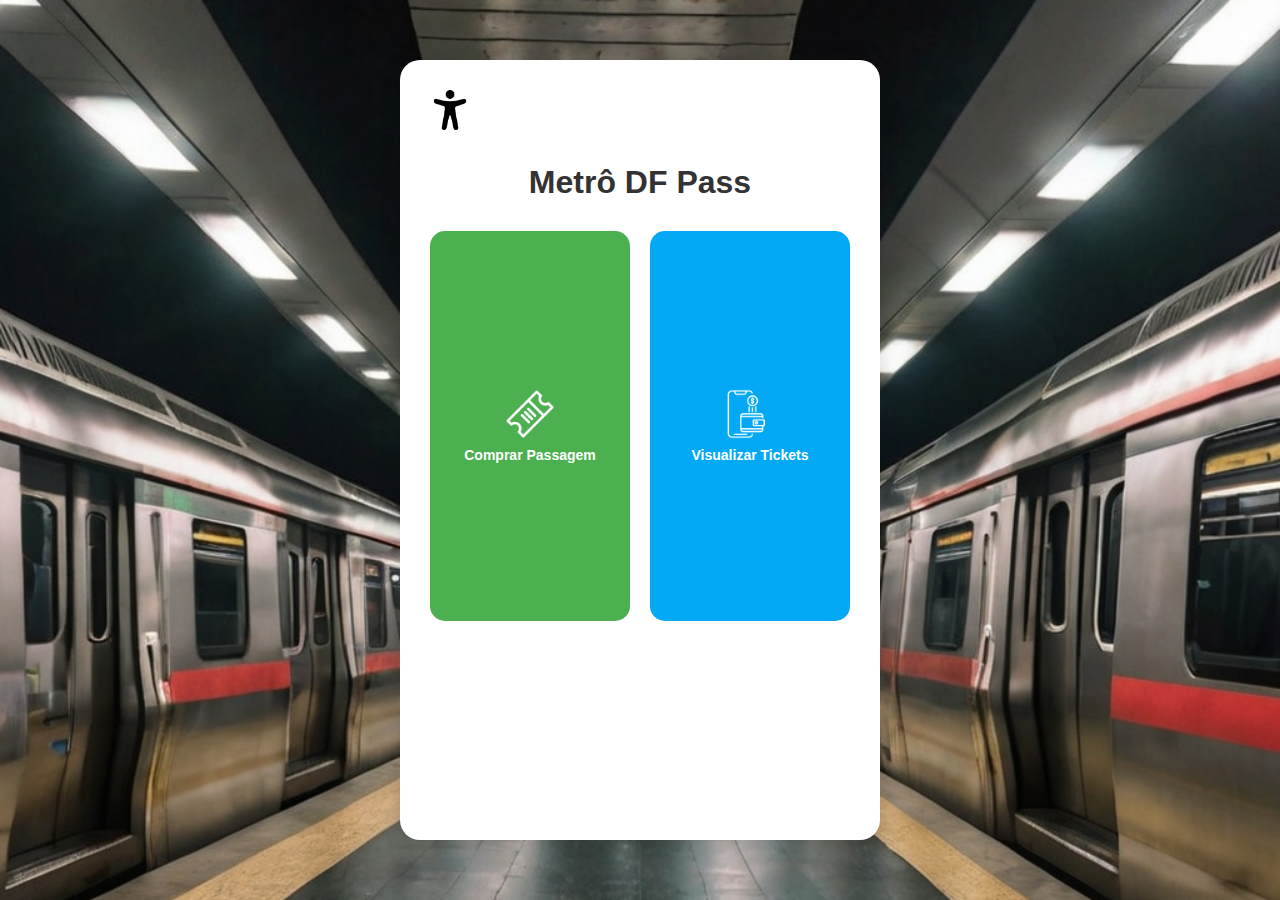
<file: index.html>
<!DOCTYPE html>
<html lang="pt-br">
<head>
  <meta charset="UTF-8">
  <title>Totem de Autoatendimento</title>
  <link rel="stylesheet" href="style.css">
</head>

<body>
  <div class="totem">
    <div style="display: flex; justify-content: flex-start; align-items: center; width: 100%;">
      <button id="btn-acessibilidade" aria-label="Abrir opções de acessibilidade" style="background: none; border: none; padding: 0; margin-bottom: 10px; cursor: pointer;">
        <img src="img/acessibilidade.png" alt="Acessibilidade" style="width: 40px; height: 40px;" />
      </button>
    </div>
    <div id="menu-acessibilidade" style="display: none; position: absolute; left: 50%; transform: translateX(-50%); background: #fff; border: 1px solid #ccc; border-radius: 10px; box-shadow: 0 2px 8px rgba(0,0,0,0.15); padding: 10px; z-index: 1000;">
      <button onclick="alternarContraste()" style="display: block; width: 100%; margin-bottom: 5px;">Alto Contraste</button>
      <button onclick="aumentarFonte()" style="display: block; width: 100%; margin-bottom: 5px;">Aumentar Fonte</button>
      <button onclick="diminuirFonte()" style="display: block; width: 100%; margin-bottom: 5px;">Diminuir Fonte</button>
      <button onclick="alternarLeitura()" style="display: block; width: 100%;">Modo Leitura</button>
    </div>
    <h1>Metrô DF Pass</h1>
    <div class="menu-grid">
      <div class="menu-item1" onclick="comprarPassagem()">
        <img src="img/comprar.png" alt="Comprar Passagem">
        <span>Comprar Passagem</span>
      </div>
      <div class="menu-item2" onclick="visualizarTickets()">
        <img src="img/ticket.png" alt="Visualizar Tickets">
        <span>Visualizar Tickets</span>
      </div>
    </div>

    <div id="form-compra" class="formulario" style="display: none;">
      <h2>Metrô DF Pass</h2>
      <form onsubmit="return confirmarCompra()">
        <label for="quantidade">Quantidade de Tickets:</label>
        <input type="text" id="quantidade" placeholder="Quantidade" min="1" required oninput="atualizarValorTotal()" onfocus="mostrarTeclado(this)" readonly>
        <div id="valor-total" style="margin-bottom: 10px; font-weight: bold; color: #333;">Valor total: R$ 5,50</div>
        <button type="submit" id="btn-comprar" disabled>Confirmar</button>
      </form>
    </div>

    <div id="visualizar-tickets" class="formulario" style="display: none;">
      <h2>Consulta de Tickets</h2>
      <form onsubmit="return consultarTickets()">
        <label for="cpf">CPF:</label>
        <input type="text" id="cpf" placeholder="XXX.XXX.XXX-XX" maxlength="14" required oninput="formatarCPF(this)" onfocus="mostrarTeclado(this)" readonly>
        <button type="submit">Consultar</button>
      </form>
      <div id="resultado-consulta" style="display: none;">
        <h3>Seus Tickets</h3>
        <ul id="lista-tickets"></ul>
      </div>
    </div>
  </div>

  <!-- Teclado Numérico Virtual -->
  <div id="teclado-numerico" style="display:none; position:fixed; left:50%; bottom:10px; transform:translateX(-50%); background:#fff; border-radius:18px; box-shadow:0 4px 16px rgba(0,0,0,0.18); padding:18px 18px 10px 18px; z-index:2000;">
    <div style="display:grid; grid-template-columns:repeat(3,60px); gap:10px; justify-items:center;">
      <button type="button" class="tecla-num" onclick="teclaNum('1')">1</button>
      <button type="button" class="tecla-num" onclick="teclaNum('2')">2</button>
      <button type="button" class="tecla-num" onclick="teclaNum('3')">3</button>
      <button type="button" class="tecla-num" onclick="teclaNum('4')">4</button>
      <button type="button" class="tecla-num" onclick="teclaNum('5')">5</button>
      <button type="button" class="tecla-num" onclick="teclaNum('6')">6</button>
      <button type="button" class="tecla-num" onclick="teclaNum('7')">7</button>
      <button type="button" class="tecla-num" onclick="teclaNum('8')">8</button>
      <button type="button" class="tecla-num" onclick="teclaNum('9')">9</button>
      <button type="button" class="tecla-num" onclick="teclaBack()" style="font-size:18px;">⌫</button>
      <button type="button" class="tecla-num" onclick="teclaNum('0')">0</button>
      <button type="button" class="tecla-num" onclick="fecharTeclado()" style="font-size:18px;">Fechar</button>;
    </div>
  </div>

  <script>
    // Acessibilidade
    let contrasteAtivo = false;
    let leituraAtiva = false;
    let tamanhoFonte = 16;
    const body = document.body;
    const menuAcess = document.getElementById('menu-acessibilidade');
    const btnAcess = document.getElementById('btn-acessibilidade');

    btnAcess.onclick = function(e) {
      e.stopPropagation();
      menuAcess.style.display = menuAcess.style.display === 'none' ? 'block' : 'none';
    };
    document.addEventListener('click', function(e) {
      if (menuAcess.style.display === 'block' && !btnAcess.contains(e.target)) {
        menuAcess.style.display = 'none';
      }
    });

    function alternarContraste() {
      contrasteAtivo = !contrasteAtivo;
      if (contrasteAtivo) {
        body.classList.add('alto-contraste');
      } else {
        body.classList.remove('alto-contraste');
      }
    }

    function aumentarFonte() {
      tamanhoFonte += 2;
      body.style.fontSize = tamanhoFonte + 'px';
    }

    function diminuirFonte() {
      if (tamanhoFonte > 10) {
        tamanhoFonte -= 2;
        body.style.fontSize = tamanhoFonte + 'px';
      }
    }

    function alternarLeitura() {
      leituraAtiva = !leituraAtiva;
      if (leituraAtiva) {
        body.classList.add('modo-leitura');
      } else {
        body.classList.remove('modo-leitura');
      }
    }

    function comprarPassagem() {
      document.getElementById('form-compra').style.display = 'block';
      document.getElementById('visualizar-tickets').style.display = 'none';
    }

    function visualizarTickets() {
      document.getElementById('form-compra').style.display = 'none';
      document.getElementById('visualizar-tickets').style.display = 'block';
      document.getElementById('resultado-consulta').style.display = 'none';
      document.getElementById('cpf').value = '';
    }

    function consultarTickets() {
      const cpf = document.getElementById('cpf').value;
      const cpfCadastrado = '222.222.222-22';
      
      if (cpf === cpfCadastrado) {
        const tickets = parseInt(localStorage.getItem('meusTickets')) || 0;
        document.getElementById('lista-tickets').innerHTML =
          `<li>Você possui <strong>${tickets}</strong> ticket(s) disponível(is) na sua conta.</li>`;
        document.getElementById('resultado-consulta').style.display = 'block';
      } else {
        alert('CPF não encontrado. Verifique o número informado.');
      }
      return false;
    }

    function atualizarValorTotal() {
      const qtd = parseInt(document.getElementById('quantidade').value) || 0;
      const valor = 5.5;
      const total = qtd * valor;
      document.getElementById('valor-total').textContent = `Valor total: R$ ${total.toLocaleString('pt-BR', {minimumFractionDigits: 2, maximumFractionDigits: 2})}`;
      document.getElementById('btn-comprar').disabled = qtd < 1;
    }

    function confirmarCompra() {
      const qtd = parseInt(document.getElementById('quantidade').value);
      let tickets = parseInt(localStorage.getItem('meusTickets')) || 0;
      tickets += qtd;
      localStorage.setItem('meusTickets', tickets);
      // Salva valor da compra para uso no Pix
      const valor = qtd * 5.5;
      localStorage.setItem('valorUltimaCompra', valor);
      // Redireciona para a página de pagamento
      window.location.href = 'pagamento.html';
      return false;
    }

    function formatarCPF(input) {
      let valor = input.value.replace(/\D/g, ''); // Remove tudo que não é dígito
      valor = valor.replace(/(\d{3})(\d)/, '$1.$2'); // Coloca ponto depois do 3º dígito
      valor = valor.replace(/(\d{3})(\d)/, '$1.$2'); // Coloca ponto depois do 6º dígito
      valor = valor.replace(/(\d{3})(\d{1,2})$/, '$1-$2'); // Coloca hífen antes dos últimos 2 dígitos
      input.value = valor;
    }

    // Teclado numérico virtual
    let campoAtivo = null;
    function mostrarTeclado(input) {
      campoAtivo = input;
      document.getElementById('teclado-numerico').style.display = 'block';
    }
    function teclaNum(num) {
      if (!campoAtivo) return;
      if (campoAtivo.id === 'cpf') {
        // Só permite até 11 dígitos numéricos
        let valor = campoAtivo.value.replace(/\D/g, '');
        if (valor.length >= 11) return;
        campoAtivo.value += num;
        formatarCPF(campoAtivo);
      } else if (campoAtivo.id === 'quantidade') {
        // Só permite até 3 dígitos
        let valor = campoAtivo.value.replace(/\D/g, '');
        if (valor.length >= 3) return;
        campoAtivo.value += num;
        atualizarValorTotal();
      }
      campoAtivo.focus();
    }
    function teclaBack() {
      if (!campoAtivo) return;
      if (campoAtivo.id === 'cpf') {
        let valor = campoAtivo.value.replace(/\D/g, '');
        valor = valor.slice(0, -1);
        campoAtivo.value = valor;
        formatarCPF(campoAtivo);
      } else if (campoAtivo.id === 'quantidade') {
        let valor = campoAtivo.value.replace(/\D/g, '');
        valor = valor.slice(0, -1);
        campoAtivo.value = valor;
        atualizarValorTotal();
      }
      campoAtivo.focus();
    }
    function fecharTeclado() {
      document.getElementById('teclado-numerico').style.display = 'none';
      campoAtivo = null;
    }
    // Fecha teclado ao clicar fora
    document.addEventListener('mousedown', function(e) {
      const teclado = document.getElementById('teclado-numerico');
      if (teclado.style.display === 'block' && !teclado.contains(e.target) && campoAtivo && e.target !== campoAtivo) {
        fecharTeclado();
      }
    });

    // Inicializa valor total e estado do botão ao carregar a página
    window.onload = function() {
      if (typeof preencherSelects === 'function') preencherSelects();
      atualizarValorTotal();
    }
  </script>
</body>
</html>
</file>
<file: style.css>
body {
  margin: 0;
  font-family: "Segoe UI", sans-serif;
  background-image: url('img/background.jpg');
  background-size: cover;
  background-position: center;
  background-repeat: no-repeat;
  background-attachment: fixed;
  display: flex;
  justify-content: center;
  align-items: center;
  height: 100vh;
}

.totem {
  background: #fff;
  padding: 30px;
  border-radius: 20px;
  box-shadow: 0 0 20px rgba(0,0,0,0.15);
  width: 420px;
  height: 80vh;
  text-align: center;
  display: flex;
  flex-direction: column;
  justify-content: start;
  overflow-y: auto;
}

h1 {
  margin-bottom: 30px;
  color: #333;
}

.menu-grid {
  display: grid;
  grid-template-columns: 1fr 1fr;
  grid-template-rows: 1fr;
  gap: 20px;
  height: 360px;
  align-items: stretch;
}

.menu-item1, .menu-item2 {
  height: 100%;
  min-height: 170px;
  display: flex;
  flex-direction: column;
  align-items: center;
  justify-content: center;
}

.menu-item1 {
  background: #4CAF50;
  border-radius: 15px;
  padding: 15px;
  cursor: pointer;
  transition: all 0.3s ease;
  text-align: center;
  overflow: hidden;
}

.menu-item2 {
  background: #03A9F4;
  border-radius: 15px;
  padding: 15px;
  cursor: pointer;
  transition: all 0.3s ease;
  text-align: center;
  overflow: hidden;
}

.menu-item3 {
  background: #FF9800;
  border-radius: 15px;
  padding: 15px;
  cursor: pointer;
  transition: all 0.3s ease;
  display: flex;
  flex-direction: column;
  align-items: center;
  justify-content: center;
  height: 170px;
  text-align: center;
  overflow: hidden;
}

.menu-item4 {
  background: #F44336;
  border-radius: 15px;
  padding: 15px;
  cursor: pointer;
  transition: all 0.3s ease;
  display: flex;
  flex-direction: column;
  align-items: center;
  justify-content: center;
  height: 170px;
  text-align: center;
  overflow: hidden;
}

.menu-item1:hover, .menu-item2:hover, .menu-item3:hover, .menu-item4:hover {
  background: #d9eaff;
  transform: scale(1.05);
}

.menu-item1 img,.menu-item2 img, .menu-item3 img , .menu-item4 img {
  width: 50px;
  height: 50px;
  margin-bottom: 8px;
  filter: brightness(0) invert(1);
}

.menu-item1 span, .menu-item2 span, .menu-item3 span, .menu-item4 span {
  font-weight: bold;
  font-size: 14px;
  color: #fff;
  line-height: 1.2;
  word-wrap: break-word;
}

.formulario {
  margin-top: 30px;
  text-align: left;
}

.formulario label {
  font-weight: bold;
  margin-top: 10px;
  display: block;
}

.formulario input,
.formulario select {
  width: 100%;
  padding: 10px;
  margin-bottom: 12px;
  border: 1px solid #ccc;
  border-radius: 8px;
  font-size: 16px;
}

.formulario button {
  width: 100%;
  padding: 12px;
  background-color: #007bff;
  color: #fff;
  border: none;
  border-radius: 8px;
  font-size: 16px;
  cursor: pointer;
}

/* Alto Contraste */
.alto-contraste {
  background: #000 !important;
  color: #fff !important;
}
.alto-contraste .totem {
  background: #000 !important;
  color: #fff !important;
  border: 2px solid #fff !important;
}
.alto-contraste .menu-item1, .alto-contraste .menu-item2 {
  background: #222 !important;
  color: #fff !important;
}
.alto-contraste button, .alto-contraste input, .alto-contraste select {
  background: #111 !important;
  color: #fff !important;
  border: 1px solid #fff !important;
}

/* Modo Leitura */
.modo-leitura {
  background: #f5ecd7 !important;
  color: #222 !important;
}
.modo-leitura .totem {
  background: #fffbe6 !important;
  color: #222 !important;
}
.modo-leitura .menu-item1, .modo-leitura .menu-item2 {
  background: #f5ecd7 !important;
  color: #222 !important;
}
.modo-leitura button, .modo-leitura input, .modo-leitura select {
  background: #fff !important;
  color: #222 !important;
  border: 1px solid #222 !important;
}

/* Menu de Acessibilidade */
#menu-acessibilidade {
  min-width: 180px;
  background: #f9f9f9;
  border: 1.5px solid #007bff;
  border-radius: 12px;
  box-shadow: 0 4px 16px rgba(0,0,0,0.12);
  padding: 12px 10px 10px 10px;
  margin-top: 5px;
  animation: fadeInAcess 0.2s;
}

#menu-acessibilidade button {
  background: #007bff;
  color: #fff;
  border: none;
  border-radius: 8px;
  font-size: 15px;
  font-weight: 500;
  padding: 8px 0;
  margin-bottom: 7px;
  transition: background 0.2s, color 0.2s, transform 0.2s;
  box-shadow: 0 1px 4px rgba(0,0,0,0.07);
  cursor: pointer;
}
#menu-acessibilidade button:last-child {
  margin-bottom: 0;
}
#menu-acessibilidade button:hover, #menu-acessibilidade button:focus {
  background: #0056b3;
  color: #fff;
  transform: scale(1.04);
  outline: none;
}

@keyframes fadeInAcess {
  from { opacity: 0; transform: translateY(-10px); }
  to { opacity: 1; transform: translateY(0); }
}

.alto-contraste #menu-acessibilidade {
  background: #111 !important;
  border: 2px solid #fff !important;
}
.alto-contraste #menu-acessibilidade button {
  background: #222 !important;
  color: #fff !important;
  border: 1px solid #fff !important;
}
.alto-contraste #menu-acessibilidade button:hover, .alto-contraste #menu-acessibilidade button:focus {
  background: #444 !important;
  color: #fff !important;
}

/* Teclado Numérico Virtual */
#teclado-numerico {
  box-shadow: 0 4px 16px rgba(0,0,0,0.18);
  background: #fff;
  border-radius: 18px;
  padding: 18px 18px 10px 18px;
  z-index: 2000;
}
.tecla-num {
  width: 60px;
  height: 48px;
  font-size: 22px;
  background: #007bff;
  color: #fff;
  border: none;
  border-radius: 10px;
  margin: 0;
  box-shadow: 0 1px 4px rgba(0,0,0,0.07);
  transition: background 0.2s, transform 0.2s;
  cursor: pointer;
  display: flex;
  align-items: center;
  justify-content: center;
  text-align: center;
}
.tecla-num:hover, .tecla-num:focus {
  background: #0056b3;
  transform: scale(1.06);
  outline: none;
}

@media (max-width: 500px) {
  #teclado-numerico {
    padding: 10px 4px 4px 4px;
  }
  .tecla-num {
    width: 44px;
    height: 38px;
    font-size: 18px;
  }
}
</file>
